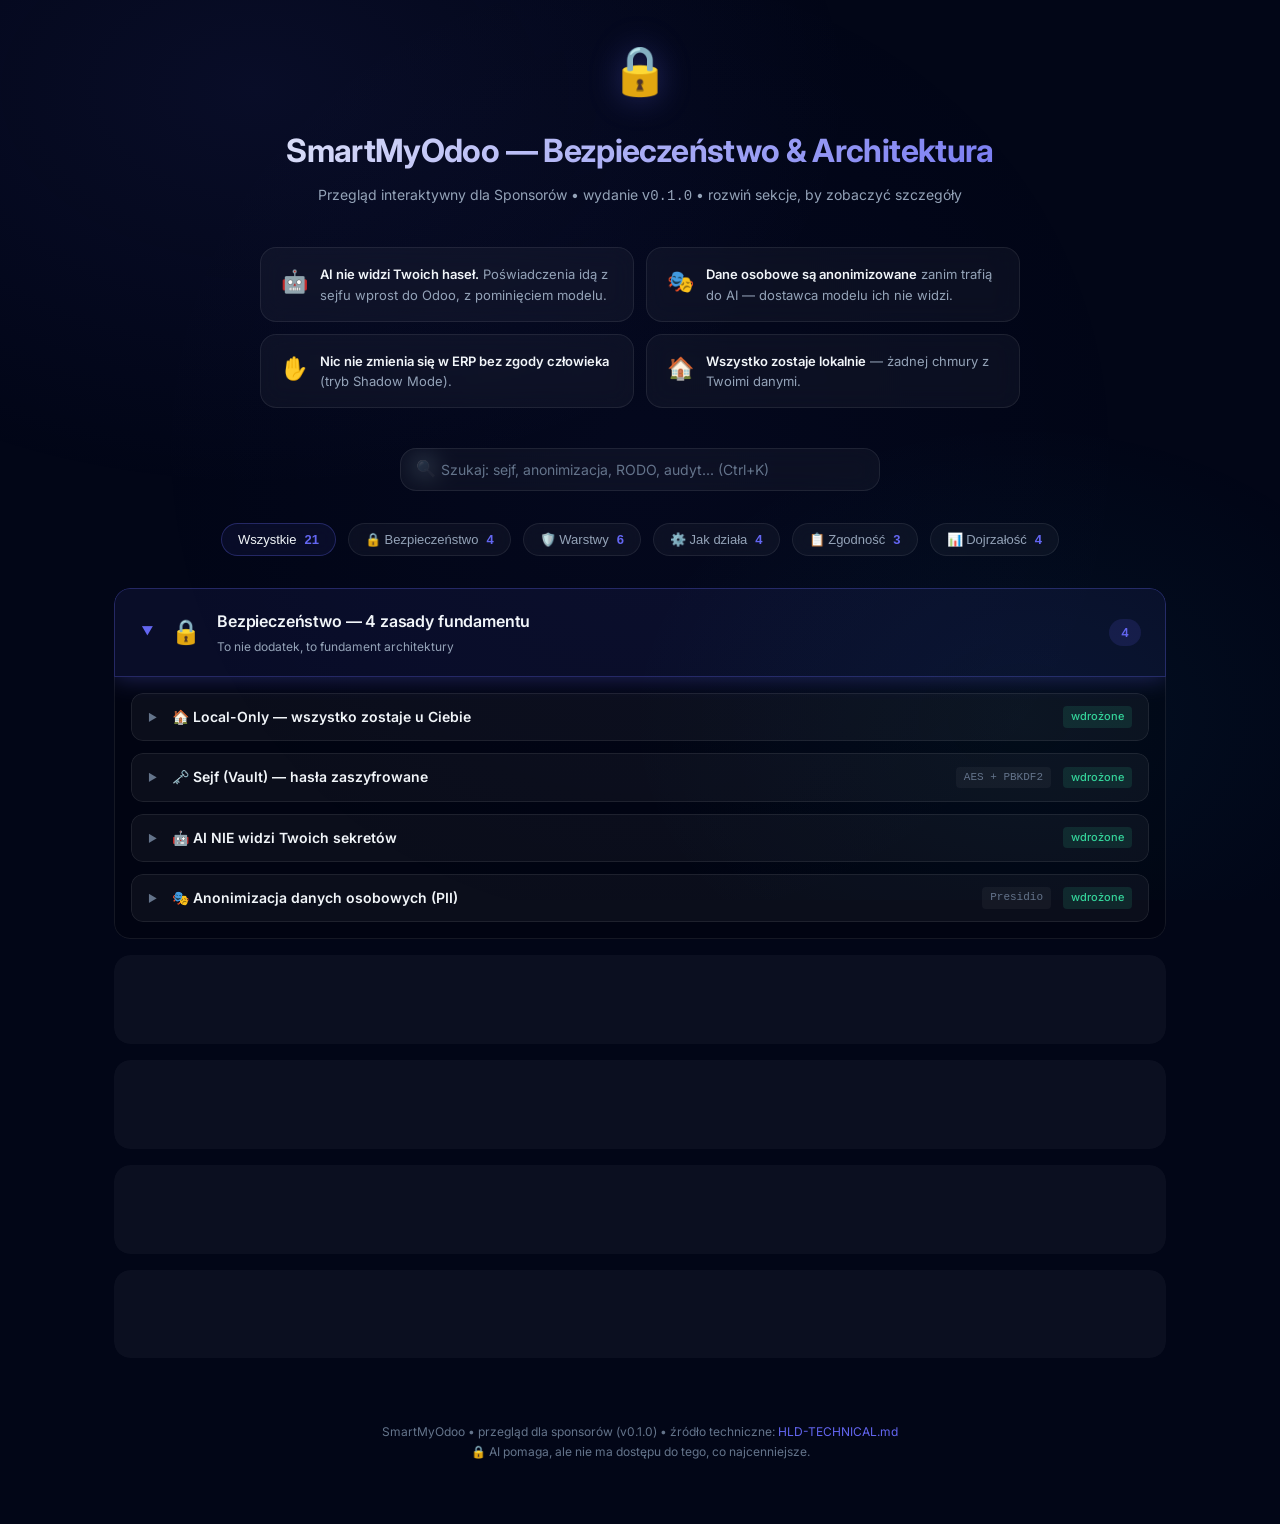
<file: docs/HLD-SPONSORS-interactive.html>
<!DOCTYPE html>
<html lang="pl" data-theme="dark">
<head>
  <meta charset="UTF-8">
  <meta name="viewport" content="width=device-width, initial-scale=1.0">
  <title>🔒 SmartMyOdoo — Bezpieczeństwo &amp; Architektura (dla Sponsorów)</title>
  <meta name="description" content="Interaktywny przegląd dla sponsorów: bezpieczeństwo, prywatność, sejf i anonimizacja danych. AI nie widzi sekretów.">
  <link rel="preconnect" href="https://fonts.googleapis.com">
  <link rel="preconnect" href="https://fonts.gstatic.com" crossorigin>
  <link href="https://fonts.googleapis.com/css2?family=Inter:wght@300;400;500;600;700&display=swap" rel="stylesheet">
  <style>
    /* ═══════════════════════════════════════════
       DESIGN TOKENS (T1 raw → T2 semantic)
       Klon golden-set: PM_Center/docs/inventory_drilldown.html (5/5)
       Zmieniony tylko token --brand (indigo SmartMyOdoo). Zero hardcoded hex w komponentach.
       ═══════════════════════════════════════════ */
    :root {
      /* T1 — Raw Colors */
      --brand: #6366f1;
      --brand-glow: rgba(99, 102, 241, 0.35);
      --cyan-accent: #22d3ee;
      --rose-accent: #fb7185;
      --emerald-accent: #34d399;
      --amber-accent: #fbbf24;
      --slate-300: #cbd5e1;
      --slate-400: #94a3b8;
      --slate-500: #64748b;
      --slate-700: #334155;
      --slate-800: #1e293b;
      --slate-900: #0f172a;
      --slate-950: #020617;

      /* T2 — Semantic */
      --bg-body: var(--slate-950);
      --bg-card: rgba(255, 255, 255, 0.04);
      --bg-card-hover: rgba(255, 255, 255, 0.08);
      --bg-card-active: rgba(99, 102, 241, 0.08);
      --border-subtle: rgba(255, 255, 255, 0.08);
      --border-hover: rgba(255, 255, 255, 0.16);
      --border-brand: rgba(99, 102, 241, 0.3);
      --text-primary: #f1f5f9;
      --text-secondary: #94a3b8;
      --text-muted: #64748b;
      --shadow-glow: 0 0 24px var(--brand-glow);
      --shadow-card: 0 4px 24px rgba(0, 0, 0, 0.4);

      /* Status Colors */
      --status-active: #34d399;
      --status-dormant: #fbbf24;
      --status-archive: #fb7185;
      --status-reference: #22d3ee;

      /* Sizing (8pt grid) */
      --space-1: 4px;  --space-2: 8px;  --space-3: 12px; --space-4: 16px;
      --space-5: 20px; --space-6: 24px; --space-8: 32px; --space-10: 40px;
      --space-12: 48px; --space-16: 64px;
      --radius-sm: 8px; --radius-md: 12px; --radius-lg: 16px; --radius-xl: 24px;
    }

    *, *::before, *::after { box-sizing: border-box; margin: 0; padding: 0; }

    body {
      font-family: 'Inter', -apple-system, BlinkMacSystemFont, sans-serif;
      background: var(--bg-body);
      color: var(--text-primary);
      line-height: 1.6;
      min-height: 100vh;
      -webkit-font-smoothing: antialiased;
    }

    body::before {
      content: '';
      position: fixed;
      inset: 0;
      background:
        radial-gradient(ellipse 600px 400px at 20% 10%, rgba(99, 102, 241, 0.08), transparent),
        radial-gradient(ellipse 400px 300px at 80% 80%, rgba(34, 211, 238, 0.05), transparent),
        radial-gradient(ellipse 500px 500px at 50% 50%, rgba(99, 102, 241, 0.03), transparent);
      pointer-events: none;
      z-index: 0;
    }

    .container { position: relative; z-index: 1; max-width: 1100px; margin: 0 auto; padding: var(--space-8) var(--space-6); }

    /* HEADER */
    .header { text-align: center; margin-bottom: var(--space-10); }
    .header__icon { font-size: 48px; margin-bottom: var(--space-4); filter: drop-shadow(0 0 16px var(--brand-glow)); }
    .header__title {
      font-size: 32px; font-weight: 700; letter-spacing: -0.02em;
      background: linear-gradient(135deg, var(--text-primary), var(--brand));
      -webkit-background-clip: text; -webkit-text-fill-color: transparent; background-clip: text;
      margin-bottom: var(--space-2);
    }
    .header__subtitle { color: var(--text-secondary); font-size: 14px; font-weight: 400; }

    /* HERO PROMISE */
    .promise {
      max-width: 760px; margin: 0 auto var(--space-10);
      display: grid; grid-template-columns: repeat(2, 1fr); gap: var(--space-3);
    }
    .promise__item {
      display: flex; align-items: flex-start; gap: var(--space-3);
      padding: var(--space-4) var(--space-5);
      background: var(--bg-card); border: 1px solid var(--border-subtle);
      border-radius: var(--radius-lg); backdrop-filter: blur(12px);
    }
    .promise__icon { font-size: 22px; flex-shrink: 0; }
    .promise__text { font-size: 13px; color: var(--text-secondary); line-height: 1.55; }
    .promise__text strong { color: var(--text-primary); font-weight: 600; }

    /* SEARCH */
    .search-bar { position: relative; max-width: 480px; margin: 0 auto var(--space-8); }
    .search-bar__icon { position: absolute; left: var(--space-4); top: 50%; transform: translateY(-50%); color: var(--text-muted); font-size: 16px; pointer-events: none; }
    .search-bar__input {
      width: 100%; padding: var(--space-3) var(--space-4) var(--space-3) var(--space-10);
      background: var(--bg-card); border: 1px solid var(--border-subtle); border-radius: var(--radius-lg);
      color: var(--text-primary); font-family: inherit; font-size: 14px; outline: none;
      transition: all 0.2s ease; backdrop-filter: blur(12px);
    }
    .search-bar__input::placeholder { color: var(--text-muted); }
    .search-bar__input:focus { border-color: var(--brand); box-shadow: 0 0 0 3px rgba(99, 102, 241, 0.15); }
    .search-bar__count { position: absolute; right: var(--space-4); top: 50%; transform: translateY(-50%); color: var(--text-muted); font-size: 12px; font-weight: 500; }

    /* STATS */
    .stats { display: flex; gap: var(--space-3); margin-bottom: var(--space-8); flex-wrap: wrap; justify-content: center; }
    .stat-chip {
      display: flex; align-items: center; gap: var(--space-2);
      padding: var(--space-2) var(--space-4); background: var(--bg-card);
      border: 1px solid var(--border-subtle); border-radius: 999px; font-size: 13px;
      color: var(--text-secondary); backdrop-filter: blur(8px); transition: all 0.2s ease; cursor: pointer; user-select: none;
    }
    .stat-chip:hover { background: var(--bg-card-hover); border-color: var(--border-hover); color: var(--text-primary); }
    .stat-chip.active { background: var(--bg-card-active); border-color: var(--border-brand); color: var(--text-primary); }
    .stat-chip__count { font-weight: 600; color: var(--brand); }

    /* CATEGORY (Level 1) */
    .category { margin-bottom: var(--space-4); border-radius: var(--radius-lg); overflow: hidden; }
    .category__header {
      display: flex; align-items: center; gap: var(--space-4);
      padding: var(--space-5) var(--space-6); background: var(--bg-card);
      border: 1px solid var(--border-subtle); border-radius: var(--radius-lg);
      cursor: pointer; user-select: none; transition: all 0.25s ease; backdrop-filter: blur(12px); list-style: none;
    }
    .category__header::-webkit-details-marker { display: none; }
    .category__header:hover { background: var(--bg-card-hover); border-color: var(--border-hover); }
    .category[open] > .category__header { border-radius: var(--radius-lg) var(--radius-lg) 0 0; background: var(--bg-card-active); border-color: var(--border-brand); box-shadow: var(--shadow-glow); }
    .category__chevron { font-size: 12px; color: var(--text-muted); transition: transform 0.3s ease; flex-shrink: 0; width: 16px; }
    .category[open] > .category__header .category__chevron { transform: rotate(90deg); color: var(--brand); }
    .category__icon { font-size: 24px; flex-shrink: 0; }
    .category__info { flex: 1; }
    .category__name { font-size: 16px; font-weight: 600; letter-spacing: -0.01em; }
    .category__desc { font-size: 12px; color: var(--text-secondary); margin-top: 2px; }
    .category__badge { font-size: 12px; font-weight: 600; padding: var(--space-1) var(--space-3); border-radius: 999px; background: rgba(99, 102, 241, 0.15); color: var(--brand); flex-shrink: 0; }
    .category__body { border: 1px solid var(--border-subtle); border-top: none; border-radius: 0 0 var(--radius-lg) var(--radius-lg); padding: var(--space-4); background: rgba(0, 0, 0, 0.2); display: flex; flex-direction: column; gap: var(--space-3); }

    /* TOOL / CARD (Level 2) */
    .tool { border-radius: var(--radius-md); overflow: hidden; }
    .tool__header {
      display: flex; align-items: center; gap: var(--space-3);
      padding: var(--space-3) var(--space-4); background: var(--bg-card);
      border: 1px solid var(--border-subtle); border-radius: var(--radius-md);
      cursor: pointer; user-select: none; transition: all 0.2s ease; list-style: none;
    }
    .tool__header::-webkit-details-marker { display: none; }
    .tool__header:hover { background: var(--bg-card-hover); border-color: var(--border-hover); }
    .tool[open] > .tool__header { border-radius: var(--radius-md) var(--radius-md) 0 0; border-color: rgba(34, 211, 238, 0.2); background: rgba(34, 211, 238, 0.04); }
    .tool__chevron { font-size: 10px; color: var(--text-muted); transition: transform 0.25s ease; flex-shrink: 0; width: 12px; }
    .tool[open] > .tool__header .tool__chevron { transform: rotate(90deg); color: var(--cyan-accent); }
    .tool__name { font-size: 14px; font-weight: 600; flex: 1; }
    .tool__stack { font-size: 11px; font-family: 'SF Mono', 'Fira Code', monospace; color: var(--text-muted); padding: 2px var(--space-2); background: rgba(255, 255, 255, 0.04); border-radius: 4px; flex-shrink: 0; }
    .tool__status { font-size: 11px; padding: 2px var(--space-2); border-radius: 4px; font-weight: 500; flex-shrink: 0; }
    .tool__status--active { background: rgba(52, 211, 153, 0.12); color: var(--status-active); }
    .tool__status--reference { background: rgba(34, 211, 238, 0.12); color: var(--status-reference); }
    .tool__body { border: 1px solid var(--border-subtle); border-top: none; border-radius: 0 0 var(--radius-md) var(--radius-md); padding: var(--space-4) var(--space-5); background: rgba(0, 0, 0, 0.15); }
    .tool__desc { font-size: 13px; color: var(--text-secondary); line-height: 1.7; margin-bottom: var(--space-3); }
    .tool__meta { display: flex; flex-wrap: wrap; gap: var(--space-2); }
    .tool__meta-item { font-size: 11px; display: flex; align-items: center; gap: var(--space-1); padding: 2px var(--space-2); background: rgba(255, 255, 255, 0.04); border: 1px solid var(--border-subtle); border-radius: 4px; color: var(--text-secondary); }
    .tool__meta-label { color: var(--text-muted); }
    .tool__meta-value { color: var(--text-primary); }

    /* Sub-points (Level 3) */
    .sub-tools { margin-top: var(--space-3); padding-top: var(--space-3); border-top: 1px solid var(--border-subtle); }
    .sub-tools__title { font-size: 11px; font-weight: 600; text-transform: uppercase; letter-spacing: 0.05em; color: var(--text-muted); margin-bottom: var(--space-2); }
    .sub-tool { display: flex; align-items: flex-start; gap: var(--space-2); padding: var(--space-1) var(--space-2); font-size: 12px; color: var(--text-secondary); border-radius: 4px; transition: background 0.15s ease; line-height: 1.5; }
    .sub-tool:hover { background: rgba(255,255,255,0.04); }
    .sub-tool__dot { width: 4px; height: 4px; border-radius: 50%; background: var(--brand); flex-shrink: 0; margin-top: 7px; }

    /* Callout (kluczowy komunikat) */
    .callout { margin-top: var(--space-3); padding: var(--space-3) var(--space-4); border-radius: var(--radius-sm); font-size: 12px; line-height: 1.6; border-left: 3px solid var(--brand); background: rgba(99,102,241,0.07); color: var(--text-secondary); }
    .callout strong { color: var(--text-primary); }

    /* Search states */
    .hidden { display: none !important; }

    /* FOOTER */
    .footer { text-align: center; padding: var(--space-12) 0 var(--space-8); color: var(--text-muted); font-size: 12px; }
    .footer a { color: var(--brand); text-decoration: none; }

    /* RESPONSIVE */
    @media (max-width: 768px) {
      .container { padding: var(--space-4); }
      .header__title { font-size: 24px; }
      .promise { grid-template-columns: 1fr; }
      .stats { gap: var(--space-2); }
      .stat-chip { font-size: 12px; padding: var(--space-1) var(--space-3); }
      .category__header { padding: var(--space-4); }
      .tool__stack { display: none; }
    }
    @media (max-width: 480px) { .header__icon { font-size: 36px; } .header__title { font-size: 20px; } .category__desc { display: none; } }

    @media (prefers-reduced-motion: no-preference) {
      .category, .tool, .stat-chip, .promise__item { animation: fadeIn 0.3s ease both; }
      @keyframes fadeIn { from { opacity: 0; transform: translateY(8px); } to { opacity: 1; transform: translateY(0); } }
      .category:nth-child(1){animation-delay:.05s} .category:nth-child(2){animation-delay:.1s} .category:nth-child(3){animation-delay:.15s} .category:nth-child(4){animation-delay:.2s} .category:nth-child(5){animation-delay:.25s} .category:nth-child(6){animation-delay:.3s}
    }
  </style>
</head>
<body>

<div class="container">

  <!-- HEADER -->
  <header class="header">
    <div class="header__icon">🔒</div>
    <h1 class="header__title">SmartMyOdoo — Bezpieczeństwo &amp; Architektura</h1>
    <p class="header__subtitle">Przegląd interaktywny dla Sponsorów &bull; wydanie <code>v0.1.0</code> &bull; rozwiń sekcje, by zobaczyć szczegóły</p>
  </header>

  <!-- HERO PROMISE -->
  <section class="promise">
    <div class="promise__item"><span class="promise__icon">🤖</span><span class="promise__text"><strong>AI nie widzi Twoich haseł.</strong> Poświadczenia idą z sejfu wprost do Odoo, z pominięciem modelu.</span></div>
    <div class="promise__item"><span class="promise__icon">🎭</span><span class="promise__text"><strong>Dane osobowe są anonimizowane</strong> zanim trafią do AI — dostawca modelu ich nie widzi.</span></div>
    <div class="promise__item"><span class="promise__icon">✋</span><span class="promise__text"><strong>Nic nie zmienia się w ERP bez zgody człowieka</strong> (tryb Shadow Mode).</span></div>
    <div class="promise__item"><span class="promise__icon">🏠</span><span class="promise__text"><strong>Wszystko zostaje lokalnie</strong> — żadnej chmury z Twoimi danymi.</span></div>
  </section>

  <!-- SEARCH -->
  <div class="search-bar">
    <span class="search-bar__icon">🔍</span>
    <input type="search" id="searchInput" class="search-bar__input" placeholder="Szukaj: sejf, anonimizacja, RODO, audyt... (Ctrl+K)" autocomplete="off" aria-label="Szukaj">
    <span class="search-bar__count" id="searchCount"></span>
  </div>

  <!-- STATS / FILTRY -->
  <div class="stats" id="statsBar">
    <button class="stat-chip active" data-filter="all" aria-pressed="true">Wszystkie <span class="stat-chip__count" id="totalCount">0</span></button>
    <button class="stat-chip" data-filter="security" aria-pressed="false">🔒 Bezpieczeństwo <span class="stat-chip__count" data-cat-count="security">0</span></button>
    <button class="stat-chip" data-filter="layers" aria-pressed="false">🛡️ Warstwy <span class="stat-chip__count" data-cat-count="layers">0</span></button>
    <button class="stat-chip" data-filter="flow" aria-pressed="false">⚙️ Jak działa <span class="stat-chip__count" data-cat-count="flow">0</span></button>
    <button class="stat-chip" data-filter="compliance" aria-pressed="false">📋 Zgodność <span class="stat-chip__count" data-cat-count="compliance">0</span></button>
    <button class="stat-chip" data-filter="maturity" aria-pressed="false">📊 Dojrzałość <span class="stat-chip__count" data-cat-count="maturity">0</span></button>
  </div>

  <!-- CATEGORIES -->
  <main id="categoriesContainer">

    <!-- ═══════ BEZPIECZEŃSTWO ═══════ -->
    <details class="category" data-category="security" open>
      <summary class="category__header" role="button" aria-expanded="true">
        <span class="category__chevron">▶</span>
        <span class="category__icon">🔒</span>
        <div class="category__info">
          <div class="category__name">Bezpieczeństwo — 4 zasady fundamentu</div>
          <div class="category__desc">To nie dodatek, to fundament architektury</div>
        </div>
        <span class="category__badge">4</span>
      </summary>
      <div class="category__body">

        <details class="tool" data-tool>
          <summary class="tool__header"><span class="tool__chevron">▶</span><span class="tool__name">🏠 Local-Only — wszystko zostaje u Ciebie</span><span class="tool__status tool__status--active">wdrożone</span></summary>
          <div class="tool__body">
            <p class="tool__desc">Aplikacja działa lokalnie, na Twoim komputerze/serwerze. Żadne hasła ani wrażliwe dane nie są wysyłane do chmury ani synchronizowane na zewnątrz.</p>
            <div class="tool__meta">
              <span class="tool__meta-item"><span class="tool__meta-label">Zasada:</span><span class="tool__meta-value">ADR-008 (No Cloud)</span></span>
              <span class="tool__meta-item"><span class="tool__meta-label">Efekt:</span><span class="tool__meta-value">brak centralnej bazy do zhakowania</span></span>
            </div>
            <div class="callout"><strong>Dla sponsora:</strong> dane każdego użytkownika żyją wyłącznie u niego — nie ma jednego celu ataku zbiorczego.</div>
          </div>
        </details>

        <details class="tool" data-tool>
          <summary class="tool__header"><span class="tool__chevron">▶</span><span class="tool__name">🗝️ Sejf (Vault) — hasła zaszyfrowane</span><span class="tool__stack">AES + PBKDF2</span><span class="tool__status tool__status--active">wdrożone</span></summary>
          <div class="tool__body">
            <p class="tool__desc">Poświadczenia do Odoo trzymane są w zaszyfrowanym sejfie. Otwierasz go hasłem głównym (master); na co dzień wracasz krótkim PIN-em.</p>
            <div class="tool__meta">
              <span class="tool__meta-item"><span class="tool__meta-label">Szyfr:</span><span class="tool__meta-value">AES (Fernet)</span></span>
              <span class="tool__meta-item"><span class="tool__meta-label">Wzmocnienie:</span><span class="tool__meta-value">PBKDF2-SHA256 · 480 000 iteracji</span></span>
              <span class="tool__meta-item"><span class="tool__meta-label">Model:</span><span class="tool__meta-value">Zero-Knowledge</span></span>
            </div>
            <div class="sub-tools">
              <div class="sub-tools__title">Jak to chroni</div>
              <div class="sub-tool"><span class="sub-tool__dot"></span> Bez hasła głównego nikt — łącznie z samą aplikacją — nie odczyta zawartości sejfu.</div>
              <div class="sub-tool"><span class="sub-tool__dot"></span> ~480 tys. przekształceń sprawia, że brutalne łamanie hasła jest niepraktyczne.</div>
              <div class="sub-tool"><span class="sub-tool__dot"></span> Sejf to lokalny, zaszyfrowany plik — nie chmura, nie baza współdzielona.</div>
            </div>
          </div>
        </details>

        <details class="tool" data-tool>
          <summary class="tool__header"><span class="tool__chevron">▶</span><span class="tool__name">🤖 AI NIE widzi Twoich sekretów</span><span class="tool__status tool__status--active">wdrożone</span></summary>
          <div class="tool__body">
            <p class="tool__desc">To kluczowe. Model AI (LLM) napędzający rozmowę nigdy nie dostaje Twoich haseł.</p>
            <div class="tool__meta">
              <span class="tool__meta-item"><span class="tool__meta-label">Mechanizm:</span><span class="tool__meta-value">sejf → Odoo, z pominięciem AI</span></span>
              <span class="tool__meta-item"><span class="tool__meta-label">Odporność:</span><span class="tool__meta-value">prompt injection bezsilny</span></span>
            </div>
            <div class="sub-tools">
              <div class="sub-tools__title">Dlaczego to działa</div>
              <div class="sub-tool"><span class="sub-tool__dot"></span> Hasło pobierane jest z sejfu i podawane bezpośrednio do połączenia z Odoo — agent operuje na danych, ale nie zna poświadczeń.</div>
              <div class="sub-tool"><span class="sub-tool__dot"></span> Nawet próba „podpytania" AI o hasło nic nie da — AI fizycznie go nie ma.</div>
            </div>
            <div class="callout"><strong>Dla sponsora:</strong> największe ryzyko narzędzi AI (wyciek poświadczeń przez model) jest tu wyeliminowane architektonicznie, nie obietnicą.</div>
          </div>
        </details>

        <details class="tool" data-tool>
          <summary class="tool__header"><span class="tool__chevron">▶</span><span class="tool__name">🎭 Anonimizacja danych osobowych (PII)</span><span class="tool__stack">Presidio</span><span class="tool__status tool__status--active">wdrożone</span></summary>
          <div class="tool__body">
            <p class="tool__desc">Zanim jakikolwiek tekst pójdzie do AI, przechodzi przez automatyczną anonimizację danych osobowych.</p>
            <div class="tool__meta">
              <span class="tool__meta-item"><span class="tool__meta-label">Przed AI:</span><span class="tool__meta-value">„Jan Kowalski" → &lt;OSOBA_1&gt;</span></span>
              <span class="tool__meta-item"><span class="tool__meta-label">Po AI:</span><span class="tool__meta-value">przywrócenie lokalnie</span></span>
              <span class="tool__meta-item"><span class="tool__meta-label">Izolacja:</span><span class="tool__meta-value">per-workspace</span></span>
            </div>
            <div class="sub-tools">
              <div class="sub-tools__title">Co jest maskowane</div>
              <div class="sub-tool"><span class="sub-tool__dot"></span> Imiona i nazwiska, e-maile, numery telefonów i inne dane osobowe.</div>
              <div class="sub-tool"><span class="sub-tool__dot"></span> Zastępniki (&lt;OSOBA_1&gt;, &lt;EMAIL_1&gt;) wysyłane do AI; oryginały przywracane tylko u Ciebie.</div>
            </div>
            <div class="callout"><strong>Dla sponsora:</strong> dostawca AI nigdy nie widzi prawdziwych danych osobowych Twoich klientów — to istotne dla RODO.</div>
          </div>
        </details>

      </div>
    </details>

    <!-- ═══════ WARSTWY OCHRONY ═══════ -->
    <details class="category" data-category="layers">
      <summary class="category__header" role="button" aria-expanded="false">
        <span class="category__chevron">▶</span>
        <span class="category__icon">🛡️</span>
        <div class="category__info">
          <div class="category__name">Warstwy ochrony — obrona w głąb</div>
          <div class="category__desc">Sześć niezależnych warstw, nie jedna ściana</div>
        </div>
        <span class="category__badge">6</span>
      </summary>
      <div class="category__body">
        <details class="tool" data-tool><summary class="tool__header"><span class="tool__chevron">▶</span><span class="tool__name">1 · Lokalność</span><span class="tool__stack">całość danych</span></summary><div class="tool__body"><p class="tool__desc">Brak chmury — dane nie opuszczają Twojego środowiska.</p></div></details>
        <details class="tool" data-tool><summary class="tool__header"><span class="tool__chevron">▶</span><span class="tool__name">2 · Sejf (AES, Zero-Knowledge)</span><span class="tool__stack">hasła</span></summary><div class="tool__body"><p class="tool__desc">Poświadczenia szyfrowane; odczyt wyłącznie Twoim hasłem głównym.</p></div></details>
        <details class="tool" data-tool><summary class="tool__header"><span class="tool__chevron">▶</span><span class="tool__name">3 · Izolacja sekretów od AI</span><span class="tool__stack">hasła</span></summary><div class="tool__body"><p class="tool__desc">Model AI nigdy nie otrzymuje poświadczeń — są wstrzykiwane z pominięciem AI.</p></div></details>
        <details class="tool" data-tool><summary class="tool__header"><span class="tool__chevron">▶</span><span class="tool__name">4 · Anonimizacja PII</span><span class="tool__stack">dane osobowe</span></summary><div class="tool__body"><p class="tool__desc">Dane osobowe maskowane zanim dotrą do AI; przywracane lokalnie.</p></div></details>
        <details class="tool" data-tool><summary class="tool__header"><span class="tool__chevron">▶</span><span class="tool__name">5 · Shadow Mode (człowiek w pętli)</span><span class="tool__stack">integralność ERP</span></summary><div class="tool__body"><p class="tool__desc">Każda zmiana w Odoo wymaga akceptacji człowieka — AI proponuje, Ty zatwierdzasz.</p></div></details>
        <details class="tool" data-tool><summary class="tool__header"><span class="tool__chevron">▶</span><span class="tool__name">6 · Dziennik audytu</span><span class="tool__stack">rozliczalność</span></summary><div class="tool__body"><p class="tool__desc">Lokalny zapis kto / co / kiedy — pełna ścieżka rozliczalności.</p></div></details>
      </div>
    </details>

    <!-- ═══════ JAK TO DZIAŁA ═══════ -->
    <details class="category" data-category="flow">
      <summary class="category__header" role="button" aria-expanded="false">
        <span class="category__chevron">▶</span>
        <span class="category__icon">⚙️</span>
        <div class="category__info">
          <div class="category__name">Jak to działa — w 4 krokach</div>
          <div class="category__desc">Od rozmowy do akcji w ERP — zawsze za Twoją zgodą</div>
        </div>
        <span class="category__badge">4</span>
      </summary>
      <div class="category__body">
        <details class="tool" data-tool><summary class="tool__header"><span class="tool__chevron">▶</span><span class="tool__name">Krok 1 · Mówisz, co zrobić</span></summary><div class="tool__body"><p class="tool__desc">Rozmawiasz z agentem w naturalnym języku (np. „zaloguj 3h pracy do zadania X").</p></div></details>
        <details class="tool" data-tool><summary class="tool__header"><span class="tool__chevron">▶</span><span class="tool__name">Krok 2 · Anonimizacja + zapytanie do AI</span></summary><div class="tool__body"><p class="tool__desc">System anonimizuje dane osobowe i odpytuje AI — bez haseł i bez PII.</p></div></details>
        <details class="tool" data-tool><summary class="tool__header"><span class="tool__chevron">▶</span><span class="tool__name">Krok 3 · Propozycja → Twoja akceptacja</span><span class="tool__status tool__status--reference">Shadow Mode</span></summary><div class="tool__body"><p class="tool__desc">AI proponuje akcję. Nic nie dzieje się w Odoo, dopóki człowiek tego nie zatwierdzi.</p></div></details>
        <details class="tool" data-tool><summary class="tool__header"><span class="tool__chevron">▶</span><span class="tool__name">Krok 4 · Wykonanie w Odoo</span></summary><div class="tool__body"><p class="tool__desc">Dopiero po zgodzie system łączy się z Odoo (hasło z sejfu, z pominięciem AI) i wykonuje akcję.</p></div></details>
      </div>
    </details>

    <!-- ═══════ ZGODNOŚĆ ═══════ -->
    <details class="category" data-category="compliance">
      <summary class="category__header" role="button" aria-expanded="false">
        <span class="category__chevron">▶</span>
        <span class="category__icon">📋</span>
        <div class="category__info">
          <div class="category__name">Zgodność &amp; zaufanie</div>
          <div class="category__desc">RODO by design, kontrola człowieka, brak vendor lock-in</div>
        </div>
        <span class="category__badge">3</span>
      </summary>
      <div class="category__body">
        <details class="tool" data-tool><summary class="tool__header"><span class="tool__chevron">▶</span><span class="tool__name">⚖️ Zgodność z RODO/GDPR by design</span></summary><div class="tool__body"><p class="tool__desc">Minimalizacja danych, anonimizacja, lokalne przechowywanie, automatyczne usuwanie starych danych, prawo do usunięcia.</p></div></details>
        <details class="tool" data-tool><summary class="tool__header"><span class="tool__chevron">▶</span><span class="tool__name">✋ Kontrola człowieka</span></summary><div class="tool__body"><p class="tool__desc">AI proponuje, człowiek zatwierdza. Brak autonomicznych zmian na danych produkcyjnych.</p></div></details>
        <details class="tool" data-tool><summary class="tool__header"><span class="tool__chevron">▶</span><span class="tool__name">🔓 Brak vendor lock-in danych</span></summary><div class="tool__body"><p class="tool__desc">Dane są Twoje i u Ciebie — w każdej chwili masz nad nimi pełną kontrolę.</p></div></details>
      </div>
    </details>

    <!-- ═══════ DOJRZAŁOŚĆ ═══════ -->
    <details class="category" data-category="maturity">
      <summary class="category__header" role="button" aria-expanded="false">
        <span class="category__chevron">▶</span>
        <span class="category__icon">📊</span>
        <div class="category__info">
          <div class="category__name">Dojrzałość — stan na v0.1.0</div>
          <div class="category__desc">Gotowość do wdrożenia lokalnego</div>
        </div>
        <span class="category__badge">4</span>
      </summary>
      <div class="category__body">
        <details class="tool" data-tool><summary class="tool__header"><span class="tool__chevron">▶</span><span class="tool__name">Gotowość produkcyjna (użytek lokalny)</span><span class="tool__status tool__status--active">85/100</span></summary><div class="tool__body"><p class="tool__desc">Audyt gotowości produkcyjnej: 85/100 — gotowe do wdrożenia lokalnego.</p></div></details>
        <details class="tool" data-tool><summary class="tool__header"><span class="tool__chevron">▶</span><span class="tool__name">Bezpieczeństwo (audyt wewnętrzny)</span><span class="tool__status tool__status--active">zweryfikowane</span></summary><div class="tool__body"><p class="tool__desc">Sejf, izolacja sekretów od AI i anonimizacja PII — zweryfikowane.</p></div></details>
        <details class="tool" data-tool><summary class="tool__header"><span class="tool__chevron">▶</span><span class="tool__name">Pakowanie / instalacja</span><span class="tool__status tool__status--active">1 polecenie</span></summary><div class="tool__body"><p class="tool__desc">Uruchomienie jednym poleceniem (kontener) — bez ręcznej konfiguracji.</p></div></details>
        <details class="tool" data-tool><summary class="tool__header"><span class="tool__chevron">▶</span><span class="tool__name">Jakość (testy automatyczne + CI)</span><span class="tool__status tool__status--active">pełna</span></summary><div class="tool__body"><p class="tool__desc">Pełna automatyzacja testów z bramkami jakości przed każdym wydaniem.</p></div></details>
      </div>
    </details>

  </main>

  <footer class="footer">
    SmartMyOdoo &bull; przegląd dla sponsorów (v0.1.0) &bull; źródło techniczne: <a href="blueprint/tom2-architektura/HLD-TECHNICAL.md">HLD-TECHNICAL.md</a><br>
    🔒 AI pomaga, ale nie ma dostępu do tego, co najcenniejsze.
  </footer>

</div>

<!-- ═══════════════════════════════════════════
     JS — Search, Filter, Stats (klon golden-set)
     ═══════════════════════════════════════════ -->
<script>
  (function() {
    'use strict';
    const searchInput = document.getElementById('searchInput');
    const searchCount = document.getElementById('searchCount');
    const totalCountEl = document.getElementById('totalCount');
    const statsBar = document.getElementById('statsBar');
    const categoriesContainer = document.getElementById('categoriesContainer');

    function countTools() {
      const categories = categoriesContainer.querySelectorAll('.category');
      let total = 0;
      categories.forEach(cat => {
        const catKey = cat.dataset.category;
        const count = cat.querySelectorAll('[data-tool]').length;
        total += count;
        const badge = cat.querySelector('.category__badge');
        if (badge) badge.textContent = count;
        const chipCount = document.querySelector('[data-cat-count="' + catKey + '"]');
        if (chipCount) chipCount.textContent = count;
      });
      totalCountEl.textContent = total;
    }
    countTools();

    statsBar.addEventListener('click', (e) => {
      const chip = e.target.closest('.stat-chip');
      if (!chip) return;
      statsBar.querySelectorAll('.stat-chip').forEach(c => { c.classList.remove('active'); c.setAttribute('aria-pressed', 'false'); });
      chip.classList.add('active');
      chip.setAttribute('aria-pressed', 'true');
      const filter = chip.dataset.filter;
      categoriesContainer.querySelectorAll('.category').forEach(cat => {
        if (filter === 'all' || cat.dataset.category === filter) { cat.classList.remove('hidden'); }
        else { cat.classList.add('hidden'); }
      });
    });

    let debounceTimer;
    searchInput.addEventListener('input', () => { clearTimeout(debounceTimer); debounceTimer = setTimeout(performSearch, 150); });

    function performSearch() {
      const query = searchInput.value.trim().toLowerCase();
      if (!query) {
        categoriesContainer.querySelectorAll('.category, [data-tool]').forEach(el => el.classList.remove('hidden'));
        searchCount.textContent = '';
        statsBar.querySelectorAll('.stat-chip').forEach(c => { c.classList.remove('active'); c.setAttribute('aria-pressed', 'false'); });
        const allChip = statsBar.querySelector('[data-filter="all"]');
        allChip.classList.add('active'); allChip.setAttribute('aria-pressed', 'true');
        return;
      }
      let matchCount = 0;
      categoriesContainer.querySelectorAll('.category').forEach(cat => {
        let catHasMatch = false;
        cat.querySelectorAll('[data-tool]').forEach(tool => {
          if (tool.textContent.toLowerCase().includes(query)) {
            tool.classList.remove('hidden'); catHasMatch = true; matchCount++; tool.setAttribute('open', '');
          } else { tool.classList.add('hidden'); }
        });
        if (catHasMatch) { cat.classList.remove('hidden'); cat.setAttribute('open', ''); }
        else { cat.classList.add('hidden'); }
      });
      searchCount.textContent = matchCount + ' wynik' + (matchCount === 1 ? '' : (matchCount < 5 ? 'i' : 'ów'));
    }

    document.addEventListener('keydown', (e) => {
      if ((e.ctrlKey || e.metaKey) && e.key === 'k') { e.preventDefault(); searchInput.focus(); searchInput.select(); }
      if (e.key === 'Escape' && document.activeElement === searchInput) { searchInput.value = ''; performSearch(); searchInput.blur(); }
    });
  })();
</script>

</body>
</html>
</file>
